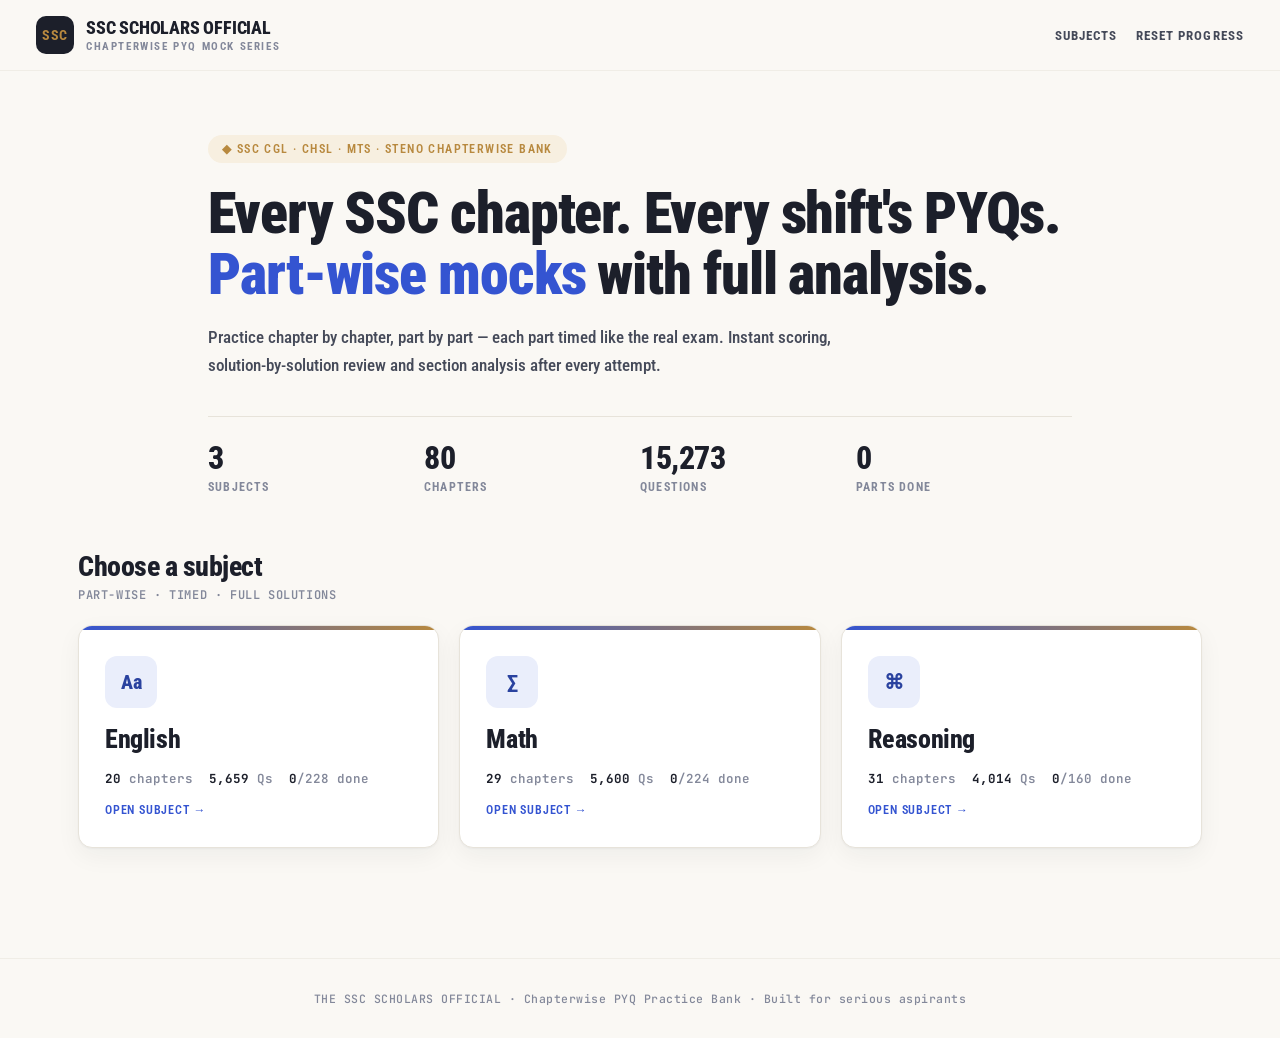
<file: index.html>
<!DOCTYPE html>
<html lang="en">
<head>
<meta charset="UTF-8">
<meta name="viewport" content="width=device-width, initial-scale=1.0">
<title>THE SSC SCHOLARS OFFICIAL — Chapterwise PYQ Mock Portal</title>
<link href="https://fonts.googleapis.com/css2?family=Roboto+Condensed:ital,wght@0,300;0,400;0,500;0,600;0,700;0,900;1,400&family=JetBrains+Mono:wght@400;500;700&display=swap" rel="stylesheet">
<link rel="stylesheet" href="style.css">
</head>
<body>

<nav class="nav">
  <a href="index.html" class="nav-brand">
    <div class="nav-logo">SSC</div>
    <div><div class="nav-name">SSC SCHOLARS OFFICIAL</div><div class="nav-tag">Chapterwise PYQ Mock Series</div></div>
  </a>
  <div class="nav-right">
    <button class="nav-link" onclick="document.getElementById('subjects').scrollIntoView({behavior:'smooth'})">Subjects</button>
    <button class="nav-link" id="reset-progress-link">Reset Progress</button>
  </div>
</nav>

<div class="hero">
  <div class="hero-chip">◆ SSC CGL · CHSL · MTS · Steno Chapterwise Bank</div>
  <h1 class="hero-h1">Every SSC chapter. Every shift's PYQs.<br><em>Part-wise mocks</em> with full analysis.</h1>
  <p class="hero-p">Practice chapter by chapter, part by part — each part timed like the real exam. Instant scoring, solution-by-solution review and section analysis after every attempt.</p>
  <div class="hero-stats">
    <div class="hs"><div class="hs-n" id="stat-subjects">—</div><div class="hs-l">Subjects</div></div>
    <div class="hs"><div class="hs-n" id="stat-chapters">—</div><div class="hs-l">Chapters</div></div>
    <div class="hs"><div class="hs-n" id="stat-questions">—</div><div class="hs-l">Questions</div></div>
    <div class="hs"><div class="hs-n" id="stat-done">0</div><div class="hs-l">Parts Done</div></div>
  </div>
</div>

<div class="lib" id="subjects">
  <div class="lib-hd">
    <h2>Choose a subject</h2>
    <p>PART-WISE · TIMED · FULL SOLUTIONS</p>
  </div>
  <div class="subject-grid" id="subject-grid"></div>
</div>

<footer class="site-footer">
  <p>THE SSC SCHOLARS OFFICIAL · Chapterwise PYQ Practice Bank · Built for serious aspirants</p>
</footer>

<script src="app.js"></script>
<script>
const ICONS = { Math: '∑', Reasoning: '⌘', English: 'Aa' };

async function init() {
  const data = await DataApi.getIndex();
  const grid = document.getElementById('subject-grid');
  grid.innerHTML = '';

  let totalParts = 0, totalDone = 0;

  data.subjects.forEach(subj => {
    let partCount = 0, doneCount = 0;
    subj.chapters.forEach(ch => {
      partCount += ch.part_count;
      const stats = Store.chapterStats(subj.slug, ch.slug, ch.part_count);
      doneCount += stats.completed;
    });
    totalParts += partCount;
    totalDone += doneCount;

    const card = document.createElement('div');
    card.className = 'subj-card';
    card.innerHTML = `
      <div class="stripe"></div>
      <div class="subj-icon">${ICONS[subj.name] || subj.name[0]}</div>
      <div class="subj-name">${subj.name}</div>
      <div class="subj-meta">
        <span><b>${subj.chapter_count}</b> chapters</span>
        <span><b>${subj.total_questions.toLocaleString()}</b> Qs</span>
        <span><b>${doneCount}</b>/${partCount} done</span>
      </div>
      <div class="subj-cta">Open subject →</div>
    `;
    card.onclick = () => window.location.href = `chapters.html?subject=${subj.slug}`;
    grid.appendChild(card);
  });

  document.getElementById('stat-subjects').textContent = data.meta.subject_count;
  document.getElementById('stat-chapters').textContent = data.meta.chapter_count;
  document.getElementById('stat-questions').textContent = data.meta.total_questions.toLocaleString();
  document.getElementById('stat-done').textContent = totalDone;
}

document.getElementById('reset-progress-link').addEventListener('click', () => {
  if (confirm('This will clear all saved attempts and progress on this device. Continue?')) {
    Store.resetAll();
    init();
  }
});

init();
</script>
</body>
</html>
</file>
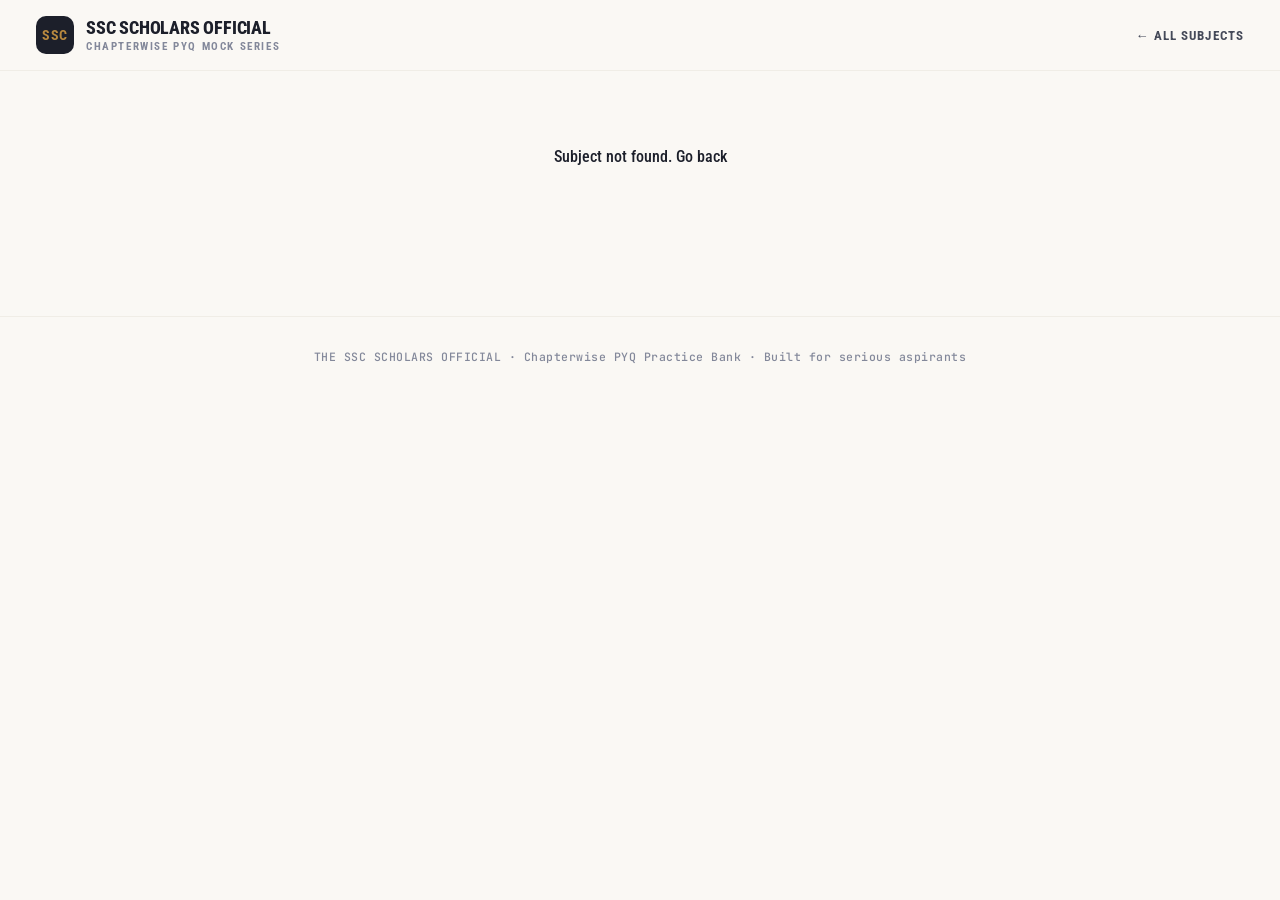
<file: chapters.html>
<!DOCTYPE html>
<html lang="en">
<head>
<meta charset="UTF-8">
<meta name="viewport" content="width=device-width, initial-scale=1.0">
<title>Chapters — THE SSC SCHOLARS OFFICIAL</title>
<link href="https://fonts.googleapis.com/css2?family=Roboto+Condensed:ital,wght@0,300;0,400;0,500;0,600;0,700;0,900;1,400&family=JetBrains+Mono:wght@400;500;700&display=swap" rel="stylesheet">
<link rel="stylesheet" href="style.css">
</head>
<body>

<nav class="nav">
  <a href="index.html" class="nav-brand">
    <div class="nav-logo">SSC</div>
    <div><div class="nav-name">SSC SCHOLARS OFFICIAL</div><div class="nav-tag" id="subject-tag">Chapterwise PYQ Mock Series</div></div>
  </a>
  <div class="nav-right">
    <a href="index.html" class="nav-link">← All Subjects</a>
  </div>
</nav>

<div class="lib" style="padding-top:36px">
  <div class="lib-hd">
    <h2 id="subject-h2">Loading…</h2>
    <p id="subject-p">PART-WISE · TIMED · FULL SOLUTIONS</p>
  </div>
  <div class="search-bar">
    <svg width="15" height="15" fill="none" stroke="currentColor" stroke-width="2" viewBox="0 0 24 24"><circle cx="11" cy="11" r="8"/><path d="m21 21-4.35-4.35"/></svg>
    <input type="text" id="search-box" placeholder="Search a chapter — e.g. Synonym, Algebra, Blood Relations…">
  </div>
  <div class="chap-grid" id="chapter-grid"></div>
</div>

<footer class="site-footer">
  <p>THE SSC SCHOLARS OFFICIAL · Chapterwise PYQ Practice Bank · Built for serious aspirants</p>
</footer>

<!-- PART PICKER MODAL -->
<div class="modal-backdrop" id="part-modal">
  <div class="modal-box">
    <div class="modal-head">
      <h3 id="modal-chapter-name">Chapter</h3>
      <button class="close-x" id="modal-close">&times;</button>
    </div>
    <div class="modal-body">
      <div class="mode-toggle">
        <div class="mode-card active" id="btn-mode-test" data-mode="test">
          <div class="mc-icon">📝</div>
          <div class="mc-name">Test Mode</div>
          <div class="mc-desc">Exam-style, full analysis after submit</div>
        </div>
        <div class="mode-card" id="btn-mode-quiz" data-mode="quiz">
          <div class="mc-icon">⚡</div>
          <div class="mc-name">Quiz Mode</div>
          <div class="mc-desc">Instant feedback + hints as you go</div>
        </div>
      </div>
      <div class="mode-desc" id="mode-desc">
        <b>TEST MODE</b> — answer all questions against the clock, then submit to see your full score, accuracy and solution-by-solution analysis.
      </div>
      <div class="parts-grid" id="parts-grid"></div>
    </div>
  </div>
</div>

<script src="app.js"></script>
<script>
const params = new URLSearchParams(window.location.search);
const subjectSlug = params.get('subject');
let subjectData = null;
let currentChapterSlug = null;
let currentMode = 'test';

async function init() {
  const data = await DataApi.getIndex();
  subjectData = data.subjects.find(s => s.slug === subjectSlug);
  if (!subjectData) {
    document.querySelector('.lib').innerHTML = '<p style="padding:40px;text-align:center">Subject not found. <a href="index.html">Go back</a></p>';
    return;
  }
  document.getElementById('subject-tag').textContent = subjectData.name + ' · Chapterwise';
  document.getElementById('subject-h2').textContent = subjectData.name;
  document.getElementById('subject-p').textContent = `${subjectData.chapter_count} CHAPTERS · ${subjectData.total_questions.toLocaleString()} QUESTIONS`;
  document.title = `${subjectData.name} Chapters — THE SSC SCHOLARS OFFICIAL`;
  buildGrid('');
}

function chapterLabel(name) {
  return name.replace(/_/g, ' ').replace(/&/g, '&amp;');
}

function buildGrid(filterText) {
  const grid = document.getElementById('chapter-grid');
  grid.innerHTML = '';
  subjectData.chapters.forEach(ch => {
    if (filterText && !ch.name.toLowerCase().includes(filterText.toLowerCase())) return;
    const stats = Store.chapterStats(subjectSlug, ch.slug, ch.part_count);
    const pct = ch.part_count ? Math.round((stats.completed / ch.part_count) * 100) : 0;

    const card = document.createElement('div');
    card.className = 'chap-card';
    card.innerHTML = `
      <div class="stripe"></div>
      <div class="chap-name">${chapterLabel(ch.name)}</div>
      <div class="chap-meta">
        <span><b>${ch.total_questions}</b> Qs</span>
        <span><b>${ch.part_count}</b> parts</span>
        <span><b>${stats.completed}</b> done</span>
      </div>
      <div class="chap-progress-wrap"><div class="chap-progress" style="width:${pct}%"></div></div>
      <div class="chap-cta">Open chapter →</div>
    `;
    card.onclick = () => openPartModal(ch.slug);
    grid.appendChild(card);
  });
}

function openPartModal(chapterSlug) {
  currentChapterSlug = chapterSlug;
  const ch = subjectData.chapters.find(c => c.slug === chapterSlug);
  document.getElementById('modal-chapter-name').textContent = chapterLabel(ch.name);
  setMode('test');
  renderParts();
  document.getElementById('part-modal').classList.add('show');
}

function setMode(mode) {
  currentMode = mode;
  document.getElementById('btn-mode-test').classList.toggle('active', mode === 'test');
  document.getElementById('btn-mode-quiz').classList.toggle('active', mode === 'quiz');
  document.getElementById('mode-desc').innerHTML = mode === 'test'
    ? '<b>TEST MODE</b> — answer all questions against the clock, then submit to see your full score, accuracy and solution-by-solution analysis.'
    : '<b>QUIZ MODE</b> — get instant correct/wrong feedback with explanation right after you mark each answer, plus an on-demand Hint button.';
  renderParts();
}
document.getElementById('btn-mode-test').onclick = () => setMode('test');
document.getElementById('btn-mode-quiz').onclick = () => setMode('quiz');

function renderParts() {
  const ch = subjectData.chapters.find(c => c.slug === currentChapterSlug);
  const grid = document.getElementById('parts-grid');
  grid.innerHTML = '';
  ch.parts.forEach(p => {
    const attempt = Store.get(subjectSlug, currentChapterSlug, p.part_no);
    const card = document.createElement('button');
    card.className = 'part-card';
    let badge = '';
    if (attempt && attempt.mode === currentMode) {
      if (attempt.status === 'completed') badge = '<div class="part-badge done">Done</div>';
      else if (attempt.status === 'in-progress') badge = '<div class="part-badge progress">Resume</div>';
    }
    const mins = Math.round(p.timer_seconds / 60);
    card.innerHTML = `${badge}<div class="pname">Part ${p.part_no}</div><div class="pcount">${p.question_count} Qs · ${mins} min</div>`;
    card.onclick = () => goToTest(p.part_no, currentMode);
    grid.appendChild(card);
  });
}

function goToTest(partNo, mode) {
  window.location.href = `test.html?subject=${subjectSlug}&chapter=${currentChapterSlug}&part=${partNo}&mode=${mode}`;
}

document.getElementById('modal-close').onclick = () => document.getElementById('part-modal').classList.remove('show');
document.getElementById('part-modal').addEventListener('click', (e) => {
  if (e.target.id === 'part-modal') document.getElementById('part-modal').classList.remove('show');
});

document.getElementById('search-box').addEventListener('input', (e) => buildGrid(e.target.value));

init();
</script>
</body>
</html>
</file>
<file: style.css>
/* THE SSC SCHOLARS OFFICIAL — Chapterwise PYQ Mock Portal */
:root{
  --ink:#1c1f2a;
  --ink-soft:#454a59;
  --paper:#faf8f4;
  --card:#ffffff;
  --accent:#3454d1;
  --accent-dim:#2a429f;
  --accent-soft:#eaeefb;
  --gold:#b8893f;
  --gold-soft:#f7efe0;
  --muted:#83889a;
  --border:#e7e3da;
  --border-soft:#f0ede6;
  --success:#1f9d5c;
  --success-bg:#eefaf3;
  --success-bd:#aee6c6;
  --warn:#c08a26;
  --warn-bg:#fdf6e8;
  --warn-bd:#ecd9a8;
  --fail:#cf4453;
  --fail-bg:#fdedef;
  --fail-bd:#f3b9bf;
  --review:#7b4fc9;
  --review-bg:#f2ecfb;
  --review-bd:#d9c6f2;
  --shadow:0 1px 2px rgba(28,31,42,.04), 0 8px 24px rgba(28,31,42,.05);
  --shadow-lift:0 10px 30px rgba(28,31,42,.10);
  --radius:14px;
  --radius-sm:9px;
  --mono:'JetBrains Mono',monospace;
  --display:'Roboto Condensed',sans-serif;
  --sans:'Roboto Condensed',sans-serif;
}
*{box-sizing:border-box;margin:0;padding:0}
html{scroll-behavior:smooth}
body{font-family:var(--sans);background:var(--paper);color:var(--ink);min-height:100vh;font-weight:500;font-size:16px;-webkit-font-smoothing:antialiased}
a{color:inherit;text-decoration:none}
button{font-family:var(--sans);-webkit-font-smoothing:antialiased}
::selection{background:var(--accent-soft);color:var(--accent-dim)}
img{max-width:100%}

/* ===================== NAV ===================== */
.nav{
  display:flex;align-items:center;justify-content:space-between;gap:16px;
  padding:16px 36px;background:rgba(250,248,244,.9);backdrop-filter:blur(10px);
  position:sticky;top:0;z-index:50;border-bottom:1px solid var(--border-soft);
}
.nav-brand{display:flex;align-items:center;gap:12px}
.nav-logo{
  width:38px;height:38px;border-radius:10px;background:var(--ink);color:var(--gold);
  display:flex;align-items:center;justify-content:center;font-weight:700;font-size:14px;
  letter-spacing:.5px;flex-shrink:0;
}
.nav-name{font-size:18px;font-weight:800;letter-spacing:-.2px;line-height:1.2}
.nav-tag{font-size:11px;letter-spacing:1.6px;text-transform:uppercase;color:var(--muted);font-weight:700;margin-top:1px}
.nav-right{display:flex;align-items:center;gap:18px}
.nav-link{
  background:none;border:none;cursor:pointer;font-family:var(--sans);
  font-size:13px;font-weight:700;letter-spacing:1.1px;text-transform:uppercase;color:var(--ink-soft);
  transition:color .2s ease;
}
.nav-link:hover{color:var(--accent)}

/* ===================== HERO ===================== */
.hero{max-width:920px;margin:0 auto;padding:64px 28px 36px;text-align:left}
.hero-chip{
  display:inline-flex;align-items:center;gap:8px;font-size:11.5px;font-weight:600;
  letter-spacing:1.4px;text-transform:uppercase;color:var(--gold);background:var(--gold-soft);
  padding:7px 14px;border-radius:999px;margin-bottom:20px;
}
.hero-h1{
  font-family:var(--display);font-size:clamp(34px,5.4vw,58px);font-weight:900;
  letter-spacing:-1.1px;line-height:1.06;color:var(--ink);
}
.hero-h1 em{font-style:normal;color:var(--accent)}
.hero-p{margin-top:18px;color:var(--ink-soft);font-size:16.5px;max-width:640px;line-height:1.7;font-weight:500}
.hero-stats{display:flex;gap:0;margin-top:36px;flex-wrap:wrap;border-top:1px solid var(--border);padding-top:22px}
.hs{flex:1;min-width:110px;padding-right:18px}
.hs-n{font-family:var(--display);font-size:32px;font-weight:800;color:var(--ink);letter-spacing:-.5px}
.hs-l{font-size:11.5px;letter-spacing:1.2px;text-transform:uppercase;color:var(--muted);margin-top:3px;font-weight:700}

/* ===================== SUBJECT GRID (index.html) ===================== */
.lib{max-width:1180px;margin:0 auto;padding:20px 28px 60px}
.lib-hd{margin-bottom:22px}
.lib-hd h2{font-family:var(--display);font-size:28px;font-weight:800;letter-spacing:-.5px;color:var(--ink)}
.lib-hd p{font-family:var(--mono);font-size:12px;font-weight:600;color:var(--muted);letter-spacing:.6px;margin-top:4px}

.subject-grid{display:grid;grid-template-columns:repeat(auto-fill,minmax(280px,1fr));gap:20px}
.subj-card{
  position:relative;background:var(--card);border:1px solid var(--border);border-radius:var(--radius);
  padding:30px 26px;cursor:pointer;display:flex;flex-direction:column;gap:16px;overflow:hidden;
  box-shadow:var(--shadow);transition:transform .22s ease, box-shadow .22s ease, border-color .22s ease;
}
.subj-card:hover{transform:translateY(-4px);box-shadow:var(--shadow-lift);border-color:#d8d2c4}
.subj-card .stripe{position:absolute;top:0;left:0;right:0;height:4px;background:linear-gradient(90deg,var(--accent),var(--gold))}
.subj-icon{
  width:52px;height:52px;border-radius:12px;background:var(--accent-soft);color:var(--accent-dim);
  display:flex;align-items:center;justify-content:center;font-family:var(--display);font-weight:800;font-size:20px;
}
.subj-name{font-family:var(--display);font-size:26px;font-weight:800;letter-spacing:-.4px;color:var(--ink)}
.subj-meta{display:flex;gap:16px;font-family:var(--mono);font-size:12.5px;font-weight:600;color:var(--muted)}
.subj-meta b{color:var(--ink);font-weight:700}
.subj-cta{
  font-size:12px;font-weight:600;letter-spacing:.8px;text-transform:uppercase;color:var(--accent);
  display:flex;align-items:center;gap:6px;margin-top:auto;transition:gap .2s ease;
}
.subj-card:hover .subj-cta{gap:10px}

/* ===================== SEARCH / FILTER ===================== */
.search-bar{
  display:flex;align-items:center;gap:10px;background:var(--card);border:1.5px solid var(--border);
  border-radius:var(--radius-sm);padding:13px 16px;margin-bottom:18px;transition:border-color .2s ease, box-shadow .2s ease;
}
.search-bar:focus-within{border-color:var(--accent);box-shadow:0 0 0 4px var(--accent-soft)}
.search-bar svg{color:var(--muted);flex-shrink:0}
.search-bar input{border:none;outline:none;background:none;font-family:var(--sans);font-size:14.5px;color:var(--ink);width:100%}
.search-bar input::placeholder{color:var(--muted)}

/* ===================== CHAPTER GRID (chapters.html) ===================== */
.chap-grid{display:grid;grid-template-columns:repeat(auto-fill,minmax(260px,1fr));gap:16px}
.chap-card{
  position:relative;background:var(--card);border:1px solid var(--border);border-radius:var(--radius);
  padding:22px;cursor:pointer;display:flex;flex-direction:column;gap:12px;overflow:hidden;
  box-shadow:var(--shadow);transition:transform .2s ease, box-shadow .2s ease, border-color .2s ease;
}
.chap-card:hover{transform:translateY(-3px);box-shadow:var(--shadow-lift);border-color:#d8d2c4}
.chap-card .stripe{position:absolute;top:0;left:0;right:0;height:3px;background:linear-gradient(90deg,var(--accent),var(--gold));opacity:0;transition:opacity .2s ease}
.chap-card:hover .stripe{opacity:1}
.chap-name{font-family:var(--display);font-size:18px;font-weight:800;letter-spacing:-.2px;line-height:1.3;color:var(--ink)}
.chap-meta{display:flex;gap:12px;font-family:var(--mono);font-size:11.5px;font-weight:600;color:var(--muted)}
.chap-meta b{color:var(--ink);font-weight:700}
.chap-progress-wrap{height:5px;background:var(--border-soft);border-radius:999px;overflow:hidden}
.chap-progress{height:100%;background:linear-gradient(90deg,var(--accent),var(--gold));border-radius:999px;transition:width .3s ease}
.chap-cta{font-size:11px;font-weight:600;letter-spacing:.7px;text-transform:uppercase;color:var(--accent)}

/* ===================== FOOTER ===================== */
.site-footer{margin-top:50px;border-top:1px solid var(--border-soft);padding:32px 0;text-align:center}
.site-footer p{font-family:var(--mono);font-size:11.5px;color:var(--muted);letter-spacing:.5px}

/* ===================== MODAL: PART PICKER ===================== */
.modal-backdrop{
  position:fixed;inset:0;background:rgba(20,20,26,.55);backdrop-filter:blur(3px);
  display:none;align-items:center;justify-content:center;z-index:200;padding:20px;
}
.modal-backdrop.show{display:flex}
.modal-box{
  background:var(--paper);max-width:820px;width:100%;max-height:86vh;overflow-y:auto;
  border-radius:18px;box-shadow:0 30px 70px rgba(0,0,0,.25);
}
.modal-head{
  background:var(--card);padding:22px 28px;display:flex;align-items:center;justify-content:space-between;
  gap:12px;border-bottom:1px solid var(--border-soft);position:sticky;top:0;border-radius:18px 18px 0 0;
}
.modal-head h3{font-family:var(--display);font-size:19px;font-weight:700;letter-spacing:-.3px;color:var(--ink)}
.modal-head .close-x{
  cursor:pointer;font-size:22px;line-height:1;background:var(--border-soft);border:none;color:var(--ink-soft);
  width:32px;height:32px;border-radius:999px;display:flex;align-items:center;justify-content:center;
  transition:background .18s ease, color .18s ease;
}
.modal-head .close-x:hover{background:var(--ink);color:#fff}
.modal-body{padding:26px 28px 30px}

.mode-toggle{display:grid;grid-template-columns:1fr 1fr;gap:12px;margin-bottom:18px}
.mode-card{
  background:var(--card);border:1.5px solid var(--border);border-radius:var(--radius-sm);padding:18px;
  cursor:pointer;transition:all .18s ease;text-align:left;
}
.mode-card:hover{border-color:#cfc8b8}
.mode-card.active{border-color:var(--accent);background:var(--accent-soft)}
.mc-icon{font-size:22px;margin-bottom:8px}
.mc-name{font-family:var(--display);font-size:15px;font-weight:700;color:var(--ink);letter-spacing:-.2px}
.mc-desc{font-size:11.5px;color:var(--muted);margin-top:3px;line-height:1.5}
.mode-desc{
  font-family:var(--sans);font-size:13px;color:var(--ink-soft);line-height:1.7;background:var(--card);
  border:1px solid var(--border-soft);border-left:3px solid var(--accent);border-radius:var(--radius-sm);
  padding:13px 16px;margin-bottom:22px;
}
.parts-grid{display:grid;grid-template-columns:repeat(auto-fill,minmax(150px,1fr));gap:10px}
.part-card{
  background:var(--card);border:1.5px solid var(--border);border-radius:var(--radius-sm);padding:14px;
  cursor:pointer;text-align:left;transition:all .18s ease;position:relative;
}
.part-card:hover{border-color:var(--accent);transform:translateY(-2px);box-shadow:var(--shadow)}
.part-card .pname{font-family:var(--display);font-size:14.5px;font-weight:700;letter-spacing:-.2px;color:var(--ink)}
.part-card .pcount{font-family:var(--mono);font-size:10px;color:var(--muted);margin-top:4px}
.part-badge{
  position:absolute;top:-8px;right:-8px;font-size:8.5px;font-weight:700;letter-spacing:.5px;
  text-transform:uppercase;padding:3px 8px;color:#fff;border-radius:999px;
}
.part-badge.done{background:var(--success)}
.part-badge.progress{background:var(--warn)}

/* ===================== TEST / QUIZ PAGE ===================== */
.test-header{
  background:var(--card);color:var(--ink);padding:14px 30px;display:flex;align-items:center;
  justify-content:space-between;gap:16px;flex-wrap:wrap;position:sticky;top:0;z-index:40;
  border-bottom:1px solid var(--border-soft);
}
.test-title-bar{font-family:var(--display);font-size:14.5px;font-weight:700;letter-spacing:-.1px;display:flex;align-items:center;gap:10px;flex-wrap:wrap}
.mode-pill{
  font-family:var(--mono);font-size:9.5px;font-weight:700;letter-spacing:1.2px;padding:4px 10px;
  background:var(--accent);color:#fff;border-radius:999px;
}
.mode-pill.quiz{background:var(--gold)}
.header-stats{display:flex;gap:24px;align-items:center;flex-wrap:wrap}
.hstat{text-align:center}
.hstat-val{font-family:var(--mono);font-size:18px;font-weight:700;color:var(--ink)}
.hstat-val.warning{color:var(--warn)}
.hstat-val.danger{color:var(--fail);animation:pulse 1s infinite}
@keyframes pulse{0%,100%{opacity:1}50%{opacity:.4}}
.hstat-label{font-size:9.5px;letter-spacing:1px;text-transform:uppercase;color:var(--muted);margin-top:1px}

.test-shell{max-width:1220px;margin:0 auto;padding:26px 24px 70px;display:grid;grid-template-columns:1fr 270px;gap:0}
.test-body{padding-right:30px}

.q-card{background:var(--card);border:1px solid var(--border);border-radius:var(--radius);box-shadow:var(--shadow);overflow:hidden}
.q-card-head{
  padding:18px 26px;display:flex;align-items:center;justify-content:space-between;gap:12px;
  border-bottom:1px solid var(--border-soft);background:var(--accent-soft);
}
.q-num{font-family:var(--display);font-size:13.5px;font-weight:700;color:var(--accent-dim);letter-spacing:.2px}
.q-topic{font-family:var(--mono);font-size:10.5px;color:var(--muted);text-transform:uppercase;letter-spacing:.5px}
.q-body{padding:26px}
.q-text{font-family:var(--sans);font-size:18.5px;line-height:1.65;color:var(--ink);font-weight:600;white-space:pre-line}
.q-img{margin-top:16px;border-radius:var(--radius-sm);border:1px solid var(--border);overflow:hidden;max-width:420px}
.q-img img{display:block;width:100%}

.opt-list{display:flex;flex-direction:column;gap:10px;margin-top:22px}
.opt-row{
  display:flex;align-items:flex-start;gap:14px;border:1.5px solid var(--border);border-radius:var(--radius-sm);
  padding:13px 16px;cursor:pointer;transition:all .16s ease;
}
.opt-row:hover{border-color:var(--accent);background:var(--accent-soft)}
.opt-letter{
  width:28px;height:28px;border-radius:8px;border:1.5px solid var(--border);display:flex;align-items:center;
  justify-content:center;font-family:var(--mono);font-weight:700;font-size:12.5px;flex-shrink:0;color:var(--ink-soft);
  transition:all .16s ease;
}
.opt-text{font-family:var(--sans);font-size:16px;font-weight:500;line-height:1.55;color:var(--ink);padding-top:3px}
.opt-row.selected{border-color:var(--accent);background:var(--accent-soft)}
.opt-row.selected .opt-letter{background:var(--accent);color:#fff;border-color:var(--accent)}
.opt-row.correct{border-color:var(--success);background:var(--success-bg)}
.opt-row.correct .opt-letter{background:var(--success);color:#fff;border-color:var(--success)}
.opt-row.wrong{border-color:var(--fail);background:var(--fail-bg)}
.opt-row.wrong .opt-letter{background:var(--fail);color:#fff;border-color:var(--fail)}
.opt-row.locked{cursor:default}
.opt-row.dim{opacity:.5}

.feedback-box{margin-top:20px;padding:18px 20px;border-radius:var(--radius-sm);border-left:4px solid var(--success);background:var(--success-bg);display:none}
.feedback-box.show{display:block}
.feedback-box.bad{border-color:var(--fail);background:var(--fail-bg)}
.feedback-head{font-family:var(--display);font-size:13px;font-weight:700;letter-spacing:.3px;text-transform:uppercase;margin-bottom:8px}
.feedback-head.ok{color:var(--success)}
.feedback-head.bad{color:var(--fail)}
.feedback-text{font-family:var(--sans);font-size:15.5px;font-weight:500;color:#33363f;line-height:1.7}
.feedback-text p{margin-bottom:10px}
.feedback-text ul,.feedback-text ol{margin:8px 0 8px 22px}
.feedback-text strong{color:var(--ink)}

.q-actions{display:flex;gap:10px;margin-top:24px;flex-wrap:wrap}
.act-btn{
  padding:13px 22px;font-family:var(--sans);font-size:13px;font-weight:700;letter-spacing:.5px;
  text-transform:uppercase;border:1.5px solid var(--border);background:var(--card);color:var(--ink-soft);
  border-radius:999px;cursor:pointer;transition:all .18s ease;
}
.act-btn:hover{border-color:var(--ink);color:var(--ink)}
.act-btn.primary{background:var(--ink);border-color:var(--ink);color:#fff}
.act-btn.primary:hover{background:var(--accent);border-color:var(--accent)}
.act-btn.hint{background:var(--warn-bg);border-color:var(--warn-bd);color:var(--warn)}
.act-btn.hint:hover{background:var(--warn);border-color:var(--warn);color:#fff}
.act-btn.review{background:var(--review-bg);border-color:var(--review-bd);color:var(--review)}
.act-btn.review:hover{background:var(--review);border-color:var(--review);color:#fff}
.act-btn.review.active{background:var(--review);border-color:var(--review);color:#fff}
.act-btn:disabled{opacity:.4;cursor:not-allowed}
.act-btn:disabled:hover{background:var(--card);color:var(--ink-soft);border-color:var(--border)}

.hint-box{
  margin-top:18px;padding:15px 18px;background:var(--warn-bg);border:1px dashed #d9b66b;border-radius:var(--radius-sm);
  font-family:var(--sans);font-size:14.5px;color:#6b4f12;line-height:1.65;display:none;
}
.hint-box.show{display:block}

/* ===================== SIDE PALETTE ===================== */
.side-panel{padding:0 0 0 28px;position:sticky;top:90px;height:fit-content;align-self:start}
.quick-nav{display:flex;align-items:center;gap:8px;margin-bottom:18px;background:var(--card);border:1px solid var(--border);border-radius:999px;padding:6px;box-shadow:var(--shadow)}
.qnav-btn{flex:1;padding:10px 6px;border:none;background:none;border-radius:999px;font-family:var(--sans);font-size:12px;font-weight:700;letter-spacing:.3px;cursor:pointer;color:var(--ink-soft);transition:background .16s ease}
.qnav-btn:hover{background:var(--border-soft)}
.qnav-btn.primary{background:var(--ink);color:#fff}
.qnav-btn.primary:hover{background:var(--accent)}
.qnav-btn:disabled{opacity:.35;cursor:not-allowed}
.qnav-btn:disabled:hover{background:none}
.qnav-count{font-family:var(--mono);font-size:11px;font-weight:700;color:var(--muted);white-space:nowrap;padding:0 4px}
.side-title{font-family:var(--display);font-size:11px;font-weight:700;letter-spacing:1.2px;text-transform:uppercase;color:var(--muted);margin-bottom:12px}
.palette{display:grid;grid-template-columns:repeat(5,1fr);gap:8px;margin-bottom:18px}
.pal-btn{
  aspect-ratio:1;border:1.5px solid var(--border);background:var(--card);border-radius:9px;
  font-family:var(--mono);font-size:11.5px;font-weight:700;cursor:pointer;display:flex;align-items:center;
  justify-content:center;color:var(--ink-soft);transition:all .16s ease;position:relative;
}
.pal-btn:hover{border-color:var(--accent)}
.pal-btn.current{outline:2px solid var(--ink);outline-offset:2px}
.pal-btn.answered{background:var(--success);color:#fff;border-color:var(--success)}
.pal-btn.correct-q{background:var(--success);color:#fff;border-color:var(--success)}
.pal-btn.wrong-q{background:var(--fail);color:#fff;border-color:var(--fail)}
.pal-btn.skipped{background:var(--warn);color:#fff;border-color:var(--warn)}
.pal-btn.marked{background:var(--review);color:#fff;border-color:var(--review)}
.pal-btn.marked.answered{background:var(--review);position:relative}
.pal-btn.marked.answered::after{content:'';position:absolute;bottom:2px;right:2px;width:6px;height:6px;border-radius:50%;background:var(--success);border:1px solid #fff}
.legend{display:flex;flex-direction:column;gap:7px;font-size:10.5px;color:var(--muted);margin-bottom:20px}
.legend span{display:flex;align-items:center;gap:8px}
.legend i{width:11px;height:11px;display:inline-block;border-radius:4px;border:1px solid var(--border)}
.legend i.l-ans{background:var(--success);border-color:var(--success)}
.legend i.l-skip{background:var(--warn);border-color:var(--warn)}
.legend i.l-mark{background:var(--review);border-color:var(--review)}
.legend i.l-cur{background:var(--card);outline:2px solid var(--ink)}
.submit-btn{
  width:100%;padding:16px;background:var(--ink);color:#fff;border:none;border-radius:999px;
  font-family:var(--sans);font-size:14px;font-weight:700;letter-spacing:1px;text-transform:uppercase;
  cursor:pointer;transition:background .18s ease;
}
.submit-btn:hover{background:var(--accent)}

@media(max-width:880px){
  .test-shell{grid-template-columns:1fr;padding:20px 16px 110px}
  .test-body{padding-right:0}
  .side-panel{position:static;height:auto;padding:24px 0 0;margin-top:24px;border-top:1px solid var(--border-soft)}
  .palette{grid-template-columns:repeat(8,1fr)}
}

/* ===================== MOBILE BOTTOM BAR + PALETTE DRAWER ===================== */
.mobile-bar{display:none}
@media(max-width:880px){
  .mobile-bar{
    display:flex;position:fixed;bottom:0;left:0;right:0;z-index:60;
    background:var(--card);border-top:1px solid var(--border);padding:10px 14px;
    gap:8px;align-items:center;box-shadow:0 -6px 18px rgba(0,0,0,.10);
  }
  .mbar-btn{
    flex:1;padding:13px 8px;border-radius:999px;border:1.5px solid var(--border);background:var(--card);
    font-family:var(--sans);font-weight:700;font-size:12px;letter-spacing:.2px;cursor:pointer;color:var(--ink-soft);
  }
  .mbar-btn.primary{background:var(--ink);color:#fff;border-color:var(--ink);flex:1.4}
  .mbar-btn:disabled{opacity:.4}
}

/* ===================== OVERLAY: INSTRUCTIONS / START / RESUME ===================== */
.overlay-start{
  position:fixed;inset:0;background:linear-gradient(180deg,#1c1f2a,#11131a);
  display:flex;align-items:center;justify-content:center;z-index:300;flex-direction:column;
  gap:18px;text-align:center;padding:28px;overflow-y:auto;
}
.overlay-start .eyebrow{font-size:11.5px;font-family:var(--mono);color:#9197ad;letter-spacing:2.2px;text-transform:uppercase}
.overlay-start h2{font-family:var(--display);color:#fff;font-size:30px;font-weight:700;letter-spacing:-.5px;max-width:560px}
.overlay-start p{color:#c4c8d6;font-family:var(--sans);font-size:14px;max-width:480px;line-height:1.7}
.overlay-rules{background:rgba(255,255,255,.05);border:1px solid rgba(255,255,255,.08);border-radius:var(--radius);padding:20px 26px;text-align:left;max-width:480px;width:100%}
.overlay-rules p{font-family:var(--sans);font-size:13px;color:#c4c8d6;line-height:2}
.instr-legend{display:flex;flex-wrap:wrap;gap:10px;max-width:480px;justify-content:center;margin-top:4px}
.instr-legend span{display:flex;align-items:center;gap:6px;font-size:11px;color:#c4c8d6;font-family:var(--mono)}
.instr-legend i{width:18px;height:18px;border-radius:4px;display:inline-block}
.start-test-btn{
  padding:16px 46px;background:var(--accent);color:#fff;font-family:var(--sans);font-size:15px;font-weight:600;
  letter-spacing:.6px;text-transform:uppercase;border:none;border-radius:999px;cursor:pointer;
  transition:transform .15s ease, background .15s ease;
}
.start-test-btn:hover{transform:translateY(-2px);background:var(--accent-dim)}
.overlay-resume{background:#1f2230;border:1px solid rgba(255,255,255,.1);border-radius:var(--radius);padding:20px 26px;max-width:460px}
.overlay-resume p{color:#e1e3ec;font-family:var(--sans);font-size:13.5px;line-height:1.8}
.resume-actions{display:flex;gap:10px;margin-top:16px}
.resume-actions button{
  flex:1;padding:13px;font-family:var(--sans);font-size:12px;font-weight:600;letter-spacing:.6px;
  text-transform:uppercase;border:1.5px solid rgba(255,255,255,.18);border-radius:999px;cursor:pointer;
  transition:all .16s ease;
}
.resume-actions .r-review{background:transparent;color:#fff}
.resume-actions .r-review:hover{background:rgba(255,255,255,.08)}
.resume-actions .r-new{background:var(--accent);color:#fff;border-color:var(--accent)}
.resume-actions .r-new:hover{background:var(--accent-dim)}

/* ===================== SUBMIT CONFIRM MODAL ===================== */
.confirm-box{background:var(--card);border-radius:var(--radius);padding:26px 28px;max-width:420px;width:100%;box-shadow:0 30px 70px rgba(0,0,0,.3)}
.confirm-box h3{font-family:var(--display);font-size:19px;font-weight:800;color:var(--ink);margin-bottom:14px}
.confirm-grid{display:grid;grid-template-columns:repeat(3,1fr);gap:10px;margin-bottom:18px}
.confirm-stat{background:var(--paper);border:1px solid var(--border);border-radius:var(--radius-sm);padding:12px;text-align:center}
.confirm-stat b{display:block;font-family:var(--mono);font-size:18px;color:var(--ink)}
.confirm-stat span{font-size:9.5px;text-transform:uppercase;letter-spacing:.6px;color:var(--muted)}
.confirm-actions{display:flex;gap:10px}
.confirm-actions button{flex:1}

/* ===================== RESULT PAGE ===================== */
#result-page{display:none;max-width:900px;margin:0 auto;padding:36px 20px 70px}
.result-verdict{text-align:center;padding:34px 20px;margin-bottom:26px;border-radius:var(--radius)}
.result-verdict.pass{background:var(--success-bg);border:1.5px solid var(--success-bd)}
.result-verdict.fail{background:var(--fail-bg);border:1.5px solid var(--fail-bd)}
.verdict-icon{font-size:44px;line-height:1}
.verdict-text{font-family:var(--display);font-size:clamp(24px,6vw,34px);font-weight:700;letter-spacing:-.8px;margin:14px 0 6px}
.pass .verdict-text{color:var(--success)}
.fail .verdict-text{color:var(--fail)}
.verdict-sub{font-size:13.5px;font-family:var(--sans);color:var(--ink-soft);line-height:1.7;max-width:540px;margin:0 auto}

.result-grid{display:grid;grid-template-columns:repeat(5,1fr);gap:10px;margin-bottom:24px}
.rstat{background:var(--card);border:1px solid var(--border);border-radius:var(--radius-sm);padding:18px 10px;text-align:center;box-shadow:var(--shadow)}
.rstat-val{font-family:var(--mono);font-size:clamp(16px,4vw,21px);font-weight:700;line-height:1;color:var(--ink)}
.rstat-label{font-size:9.5px;letter-spacing:.8px;text-transform:uppercase;color:var(--muted);margin-top:6px}

.result-section{background:var(--card);border:1px solid var(--border);border-radius:var(--radius);margin-bottom:20px;overflow:hidden;box-shadow:var(--shadow)}
.rs-head{padding:16px 22px;background:var(--ink);color:#fff;font-family:var(--display);font-size:13px;font-weight:700;letter-spacing:1px;text-transform:uppercase}
.rs-body{padding:22px}
.review-item{padding:4px 0}
.review-tag{display:inline-block;font-size:9.5px;font-weight:700;letter-spacing:.8px;text-transform:uppercase;padding:4px 10px;color:#fff;border-radius:999px;margin-bottom:12px}
.review-tag.ok{background:var(--success)}
.review-tag.bad{background:var(--fail)}
.review-tag.skip{background:var(--warn)}
.review-q{font-family:var(--sans);font-size:17px;font-weight:600;line-height:1.65;margin-bottom:12px;color:var(--ink)}
.review-opts{display:flex;flex-direction:column;gap:7px;margin-bottom:12px}
.review-opt{font-family:var(--sans);font-size:15px;font-weight:500;padding:9px 13px;border:1px solid var(--border);border-radius:8px;display:flex;gap:9px}
.review-opt b{font-family:var(--mono);flex-shrink:0;color:var(--ink-soft)}
.review-opt.is-correct{background:var(--success-bg);border-color:var(--success-bd)}
.review-opt.is-wrong{background:var(--fail-bg);border-color:var(--fail-bd)}
.review-exp{font-family:var(--sans);font-size:15.5px;font-weight:500;color:var(--ink-soft);line-height:1.8;background:var(--paper);padding:14px 18px;border-left:3px solid var(--accent);border-radius:0 8px 8px 0}
.review-exp p{margin-bottom:10px}
.review-exp ul,.review-exp ol{margin:8px 0 8px 22px}
.review-exp strong{color:var(--ink)}
.review-exp img{border-radius:8px;margin-top:8px}

.review-nav{display:flex;align-items:center;justify-content:space-between;gap:14px;margin-top:18px;padding-top:18px;border-top:1px solid var(--border-soft)}
.review-counter{font-family:var(--mono);font-size:13px;font-weight:700;color:var(--muted)}

.back-btn{
  display:inline-block;padding:14px 28px;background:var(--ink);color:#fff;font-family:var(--sans);
  font-size:13px;font-weight:700;letter-spacing:.7px;text-transform:uppercase;border:none;border-radius:999px;
  cursor:pointer;margin-top:8px;transition:background .18s ease, opacity .18s ease;
}
.back-btn:hover{opacity:.85}
.result-actions{display:flex;gap:12px;justify-content:center;margin-top:12px;flex-wrap:wrap}

.filter-row{display:flex;gap:8px;flex-wrap:wrap;margin-bottom:22px}
.filter-chip{
  padding:9px 16px;border:1.5px solid var(--border);background:var(--card);border-radius:999px;
  font-family:var(--sans);font-size:12px;font-weight:600;letter-spacing:.6px;text-transform:uppercase;
  color:var(--ink-soft);cursor:pointer;transition:all .18s ease;
}
.filter-chip:hover{border-color:var(--ink);color:var(--ink)}
.filter-chip.active{background:var(--ink);color:#fff;border-color:var(--ink)}

@media(max-width:600px){
  .result-grid{grid-template-columns:repeat(3,1fr)}
  .confirm-grid{grid-template-columns:repeat(3,1fr)}
  .test-header{padding:12px 16px}
  .hero{padding:48px 20px 28px}
  .lib{padding:16px 18px 40px}
}
</file>
